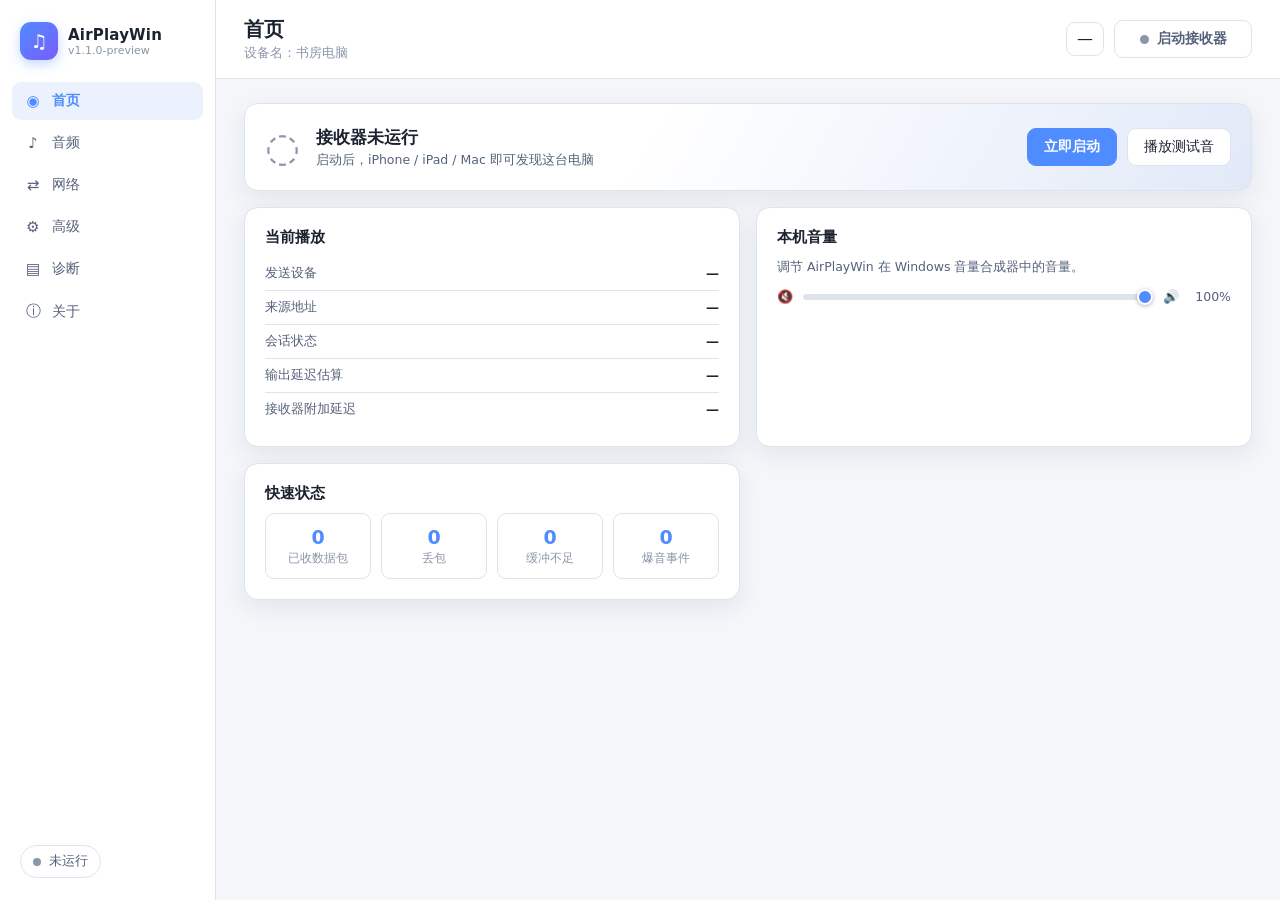
<file: src/ui/resources/index.html>
<!DOCTYPE html>
<html lang="zh-CN">
<head>
<meta charset="utf-8">
<meta name="viewport" content="width=device-width, initial-scale=1">
<title>AirPlayWin</title>
<link rel="stylesheet" href="styles.css">
</head>
<body>
<div class="app">
  <aside class="sidebar">
    <div class="brand">
      <div class="brand-icon">♫</div>
      <div class="brand-text">
        <div class="brand-name">AirPlayWin</div>
        <div class="brand-sub" id="brand-version">v1.0.2</div>
      </div>
    </div>
    <nav class="nav">
      <button class="nav-item active" data-page="home"><span class="nav-icon">◉</span>首页</button>
      <button class="nav-item" data-page="audio"><span class="nav-icon">♪</span>音频</button>
      <button class="nav-item" data-page="network"><span class="nav-icon">⇄</span>网络</button>
      <button class="nav-item" data-page="advanced"><span class="nav-icon">⚙</span>高级</button>
      <button class="nav-item" data-page="diagnostics"><span class="nav-icon">▤</span>诊断</button>
      <button class="nav-item" data-page="about"><span class="nav-icon">ⓘ</span>关于</button>
    </nav>
    <div class="sidebar-footer">
      <div class="status-pill" id="sidebar-status"><span class="dot"></span>未运行</div>
    </div>
  </aside>

  <main class="main">
    <header class="topbar">
      <div class="topbar-left">
        <h1 id="page-title">首页</h1>
        <div class="topbar-device" id="topbar-device">设备名加载中…</div>
      </div>
      <div class="topbar-right">
        <button class="btn btn-ghost" id="btn-tray" title="最小化到系统托盘">—</button>
        <button class="btn btn-primary btn-power" id="btn-power">
          <span class="power-dot"></span><span id="btn-power-text">启动接收器</span>
        </button>
      </div>
    </header>

    <section class="content">
      <!-- 首页 -->
      <div class="page active" id="page-home">
        <div class="cards">
          <div class="card card-hero">
            <div class="hero-status">
              <div class="hero-icon" id="hero-icon">◌</div>
              <div>
                <div class="hero-title" id="hero-title">接收器未运行</div>
                <div class="hero-sub" id="hero-sub">启动后，iPhone / iPad / Mac 即可发现这台电脑</div>
              </div>
            </div>
            <div class="hero-actions">
              <button class="btn btn-primary" id="home-start">立即启动</button>
              <button class="btn" id="home-tone">播放测试音</button>
            </div>
          </div>

          <div class="card">
            <div class="card-title">当前播放</div>
            <div class="kv-list">
              <div class="kv"><span class="kv-label">发送设备</span><span class="kv-value" id="st-sender">—</span></div>
              <div class="kv"><span class="kv-label">来源地址</span><span class="kv-value" id="st-address">—</span></div>
              <div class="kv"><span class="kv-label">会话状态</span><span class="kv-value" id="st-state">—</span></div>
              <div class="kv"><span class="kv-label">输出延迟估算</span><span class="kv-value" id="st-latency">—</span></div>
              <div class="kv"><span class="kv-label">接收器附加延迟</span><span class="kv-value" id="st-recv-latency">—</span></div>
            </div>
          </div>

          <div class="card">
            <div class="card-title">本机音量</div>
            <div class="card-desc">调节 AirPlayWin 在 Windows 音量合成器中的音量。</div>
            <div class="volume-row">
              <span class="volume-icon">🔇</span>
              <input type="range" min="0" max="100" value="100" id="volume-slider">
              <span class="volume-icon">🔊</span>
              <span class="volume-value" id="volume-value">100%</span>
            </div>
          </div>

          <div class="card">
            <div class="card-title">快速状态</div>
            <div class="stat-grid" id="home-stats">
              <div class="stat"><div class="stat-value" id="hs-packets">0</div><div class="stat-label">已收数据包</div></div>
              <div class="stat"><div class="stat-value" id="hs-lost">0</div><div class="stat-label">丢包</div></div>
              <div class="stat"><div class="stat-value" id="hs-underrun">0</div><div class="stat-label">缓冲不足</div></div>
              <div class="stat"><div class="stat-value" id="hs-clicks">0</div><div class="stat-label">爆音事件</div></div>
            </div>
          </div>
        </div>
      </div>

      <!-- 音频 -->
      <div class="page" id="page-audio">
        <div class="cards">
          <div class="card card-wide">
            <div class="card-title">输出设备</div>
            <div class="card-desc">选择本机声音输出的目标设备。拔插设备后点击“刷新”重新枚举。</div>
            <div class="row">
              <select id="audio-device" class="select"></select>
              <button class="btn" id="audio-refresh">刷新</button>
            </div>
            <label class="check">
              <input type="checkbox" id="audio-follow-default">
              <span>跟随系统默认设备（默认设备切换时自动恢复）</span>
            </label>
            <div class="hint">✓ 推荐：保持跟随默认设备，AirPlayWin 会在 Windows 默认输出变化时自动切换。</div>
          </div>

          <div class="card card-wide">
            <div class="card-title">输出模式</div>
            <label class="check">
              <input type="checkbox" id="audio-low-latency">
              <span>低延迟模式（IAudioClient3 最小周期）</span>
            </label>
            <div class="hint">✓ 使用设备支持的最小缓冲周期降低输出延迟。设备不支持时自动回退并记录原因。</div>
            <label class="check">
              <input type="checkbox" id="audio-exclusive">
              <span>独占模式（Exclusive WASAPI）</span>
            </label>
            <div class="hint">✓ 绕过系统混音、延迟最低，适合 USB DAC；但其他程序将无法同时使用该设备。</div>
            <label class="check">
              <input type="checkbox" id="audio-strict-exclusive">
              <span>严格独占（失败时不回退到共享模式）</span>
            </label>
            <div class="hint">✓ 设备被占用或格式不支持时直接报错，而不是悄悄降级。</div>
          </div>

          <div class="card">
            <div class="card-title">测试音</div>
            <div class="card-desc">无需 iPhone 即可验证声音通路。</div>
            <div class="row">
              <select id="tone-signal" class="select">
                <option value="440">440 Hz 正弦</option>
                <option value="1000">1 kHz 正弦</option>
                <option value="sweep">扫频</option>
                <option value="silence">静音</option>
              </select>
              <select id="tone-seconds" class="select">
                <option value="3">3 秒</option>
                <option value="5" selected>5 秒</option>
                <option value="10">10 秒</option>
              </select>
              <button class="btn btn-primary" id="tone-play">播放</button>
            </div>
            <div class="hint" id="tone-result"></div>
          </div>
        </div>
      </div>

      <!-- 网络 -->
      <div class="page" id="page-network">
        <div class="cards">
          <div class="card card-wide">
            <div class="card-title">设备名称与端口</div>
            <div class="card-desc">iPhone / Mac 的 AirPlay 列表中显示的名称。名称修改立即生效。</div>
            <div class="row">
              <input type="text" id="net-name" class="input" maxlength="63" placeholder="书房电脑">
              <button class="btn" id="net-apply-name">应用</button>
            </div>
            <div class="row">
              <label class="field-label">控制端口（TCP）</label>
              <input type="number" id="net-raop-port" class="input input-narrow" min="1" max="65535">
              <label class="field-label">实验端口</label>
              <input type="number" id="net-airplay-port" class="input input-narrow" min="1" max="65535">
            </div>
            <div class="hint">✓ 端口修改需重启接收器后生效。默认 5000 已被 iPhone 广泛使用。</div>
          </div>

          <div class="card card-wide">
            <div class="card-title">防火墙</div>
            <div class="card-desc">iPhone 连接需要 Windows 防火墙放行（仅“专用网络”配置文件）。</div>
            <div class="row">
              <button class="btn" id="fw-status">检查状态</button>
              <button class="btn btn-primary" id="fw-install">安装规则</button>
              <button class="btn btn-danger" id="fw-remove">移除规则</button>
            </div>
            <div class="hint" id="fw-result">安装需要管理员权限，会弹出系统确认。</div>
            <div class="hint">⚠ 请确认当前 Wi-Fi 在 Windows 设置中为“专用网络”。公共网络下规则不会生效。</div>
          </div>

          <div class="card card-wide">
            <div class="card-title">发现状态</div>
            <div class="kv-list">
              <div class="kv"><span class="kv-label">广播名称</span><span class="kv-value" id="st-adv-name">—</span></div>
              <div class="kv"><span class="kv-label">活动网卡</span><span class="kv-value" id="st-interfaces">—</span></div>
              <div class="kv"><span class="kv-label">服务注册数</span><span class="kv-value" id="st-registrations">—</span></div>
              <div class="kv"><span class="kv-label">名称冲突</span><span class="kv-value" id="st-conflicts">—</span></div>
            </div>
            <label class="check">
              <input type="checkbox" id="net-include-virtual">
              <span>包含虚拟网卡（VPN / WSL / Hyper-V）</span>
            </label>
            <div class="hint">✓ 默认只广播物理网卡。VPN 接入时若需通过 VPN 播放再开启（注意安全）。</div>
          </div>
        </div>
      </div>

      <!-- 高级 -->
      <div class="page" id="page-advanced">
        <div class="cards">
          <div class="card card-wide">
            <div class="card-title">实验：缓冲计时</div>
            <label class="check">
              <input type="checkbox" id="adv-buffered">
              <span>启用本地缓冲计时（RTP → QPC 锚点）</span>
            </label>
            <div class="hint">✓ 将 RTP 时间戳映射到本地高精度时钟并按目标时刻提交。不广播完整的 AirPlay 2 计时。</div>
            <div class="row">
              <label class="field-label">缓冲时长（毫秒）</label>
              <input type="number" id="adv-buffered-ms" class="input input-narrow" min="20" max="2000" value="120">
            </div>
          </div>

          <div class="card card-wide">
            <div class="card-title">实验：PTP 时钟同步</div>
            <label class="check">
              <input type="checkbox" id="adv-ptp">
              <span>启用只收 PTP 时钟伺服（UDP 319/320）</span>
            </label>
            <div class="hint">✓ 被动接收 Sync/Follow_Up 校准本机 QPC 并微量重采样。需要局域网中存在 PTP 主时钟。</div>
            <div class="row">
              <label class="field-label">PTP 网卡 IPv4</label>
              <input type="text" id="adv-ptp-if" class="input" value="0.0.0.0" placeholder="0.0.0.0（默认）">
            </div>
            <div class="hint">⚠ 缓冲计时与 PTP 伺服互斥，同时开启会被拒绝。</div>
          </div>

          <div class="card card-wide">
            <div class="card-title">端点延迟校准</div>
            <div class="card-desc">不同 USB DAC / 蓝牙设备有不同的隐藏输出延迟。为当前输出设备保存一个偏移量（微秒），接收器会把它计入延迟模型。</div>
            <div class="row">
              <label class="field-label">偏移（微秒）</label>
              <input type="number" id="adv-offset-us" class="input input-narrow" min="-1000000" max="1000000" value="0">
              <button class="btn" id="adv-cal-load">读取当前设备</button>
              <button class="btn btn-primary" id="adv-cal-save">保存</button>
              <button class="btn" id="adv-cal-clear">清除</button>
            </div>
            <div class="hint" id="cal-result">未读取。当前输出设备见“音频”页。</div>
          </div>

          <div class="card card-wide">
            <div class="card-title">应用行为</div>
            <label class="check">
              <input type="checkbox" id="adv-autostart">
              <span>开机自动启动（登录后最小化到托盘）</span>
            </label>
            <div class="hint">✓ 写入当前用户的“启动”注册表项。</div>
            <label class="check">
              <input type="checkbox" id="adv-minimize-tray">
              <span>关闭窗口时最小化到托盘（接收器继续工作）</span>
            </label>
            <div class="hint">✓ 关闭勾选后，点 × 会完全退出。</div>
            <div class="row">
              <label class="field-label">诊断推送间隔（秒）</label>
              <input type="number" id="adv-diag-interval" class="input input-narrow" min="1" max="60" value="1">
            </div>
          </div>
        </div>
        <div class="restart-banner" id="restart-banner" hidden>
          ⚠ 部分设置需要重启接收器才能生效。
          <button class="btn btn-small" id="restart-now">立即重启接收器</button>
        </div>
      </div>

      <!-- 诊断 -->
      <div class="page" id="page-diagnostics">
        <div class="cards">
          <div class="card">
            <div class="card-title">传输层</div>
            <div class="kv-list">
              <div class="kv"><span class="kv-label">会话 / 请求</span><span class="kv-value" id="d-control">—</span></div>
              <div class="kv"><span class="kv-label">数据包（重传/请求）</span><span class="kv-value" id="d-packets">—</span></div>
              <div class="kv"><span class="kv-label">丢 / 晚 / 重 / 乱序</span><span class="kv-value" id="d-loss">—</span></div>
              <div class="kv"><span class="kv-label">解码 / 隐藏 / 解码错误</span><span class="kv-value" id="d-decode">—</span></div>
              <div class="kv"><span class="kv-label">网络抖动（p95）</span><span class="kv-value" id="d-jitter">—</span></div>
              <div class="kv"><span class="kv-label">协议延迟 / 接收器附加</span><span class="kv-value" id="d-latency">—</span></div>
              <div class="kv"><span class="kv-label">时钟伺服</span><span class="kv-value" id="d-servo">—</span></div>
              <div class="kv"><span class="kv-label">TCP（RAOP）活动连接</span><span class="kv-value" id="d-tcp">—</span></div>
            </div>
          </div>

          <div class="card">
            <div class="card-title">音频层</div>
            <div class="kv-list">
              <div class="kv"><span class="kv-label">输出模式 / 格式</span><span class="kv-value" id="d-output">—</span></div>
              <div class="kv"><span class="kv-label">队列深度 / 周期</span><span class="kv-value" id="d-queue">—</span></div>
              <div class="kv"><span class="kv-label">缓冲不足 / 已渲染</span><span class="kv-value" id="d-underrun">—</span></div>
              <div class="kv"><span class="kv-label">过渡状态</span><span class="kv-value" id="d-transition">—</span></div>
              <div class="kv"><span class="kv-label">爆音事件 / 最大阶跃</span><span class="kv-value" id="d-clickpop">—</span></div>
              <div class="kv"><span class="kv-label">数值异常 / 削波 / DC</span><span class="kv-value" id="d-numeric">—</span></div>
              <div class="kv"><span class="kv-label">设备切换 / 恢复失败</span><span class="kv-value" id="d-device">—</span></div>
              <div class="kv"><span class="kv-label">硬重同步 / 安全静音</span><span class="kv-value" id="d-resync">—</span></div>
            </div>
          </div>

          <div class="card">
            <div class="card-title">生命周期</div>
            <div class="kv-list">
              <div class="kv"><span class="kv-label">挂起 / 唤醒事件</span><span class="kv-value" id="d-power">—</span></div>
              <div class="kv"><span class="kv-label">恢复尝试 / 失败</span><span class="kv-value" id="d-recovery">—</span></div>
              <div class="kv"><span class="kv-label">名称冲突 / 注册失败</span><span class="kv-value" id="d-discovery">—</span></div>
              <div class="kv"><span class="kv-label">解析错误 / 拒绝请求</span><span class="kv-value" id="d-parse">—</span></div>
            </div>
            <div class="card-desc" style="margin-top:12px">日志文件保存在
              <span class="code">%LOCALAPPDATA%\AirPlayWin\Logs</span></div>
            <button class="btn" id="diag-open-logs">打开日志文件夹</button>
          </div>
        </div>
      </div>

      <!-- 关于 -->
      <div class="page" id="page-about">
        <div class="cards">
          <div class="card card-wide">
            <div class="about-row">
              <div class="brand-icon about-icon">♫</div>
              <div>
                <div class="card-title" style="margin:0">AirPlayWin <span id="about-version">v1.0.2</span></div>
                <div class="card-desc">Windows 原生 AirPlay / RAOP 音频接收器</div>
              </div>
            </div>
            <div class="card-desc">把 Windows 电脑变成局域网无线音箱：iPhone、iPad 和 Mac 可以直接把音乐投放到本机的扬声器、耳机、USB DAC 或 HDMI 输出。</div>
            <ul class="about-list">
              <li>Classic AirPlay / RAOP：Apple Lossless（ALAC）与 L16 音频</li>
              <li>防爆音：所有启动/停止/切换都经过淡入淡出与安全静音</li>
              <li>低延迟：IAudioClient3 / 独占模式 + 自适应抖动缓冲</li>
              <li>手机音量自动同步到 Windows 音量合成器</li>
              <li>断线恢复、睡眠唤醒恢复、默认设备热切换</li>
            </ul>
            <div class="hint">⚠ 兼容性声明：本软件是基于公开资料与开源参考实现的实验性兼容接收器，未经 Apple 官方认证；“AirPlay” 商标归 Apple Inc. 所有。仅建议在可信的专用局域网中使用（接收器采用开放认证）。</div>
            <div class="row">
              <button class="btn" id="about-github">项目主页（GitHub）</button>
              <button class="btn" id="about-logs">打开日志文件夹</button>
            </div>
          </div>
        </div>
      </div>
    </section>
  </main>
</div>

<div class="toast-container" id="toast-container"></div>
<script src="app.js"></script>
</body>
</html>
</file>
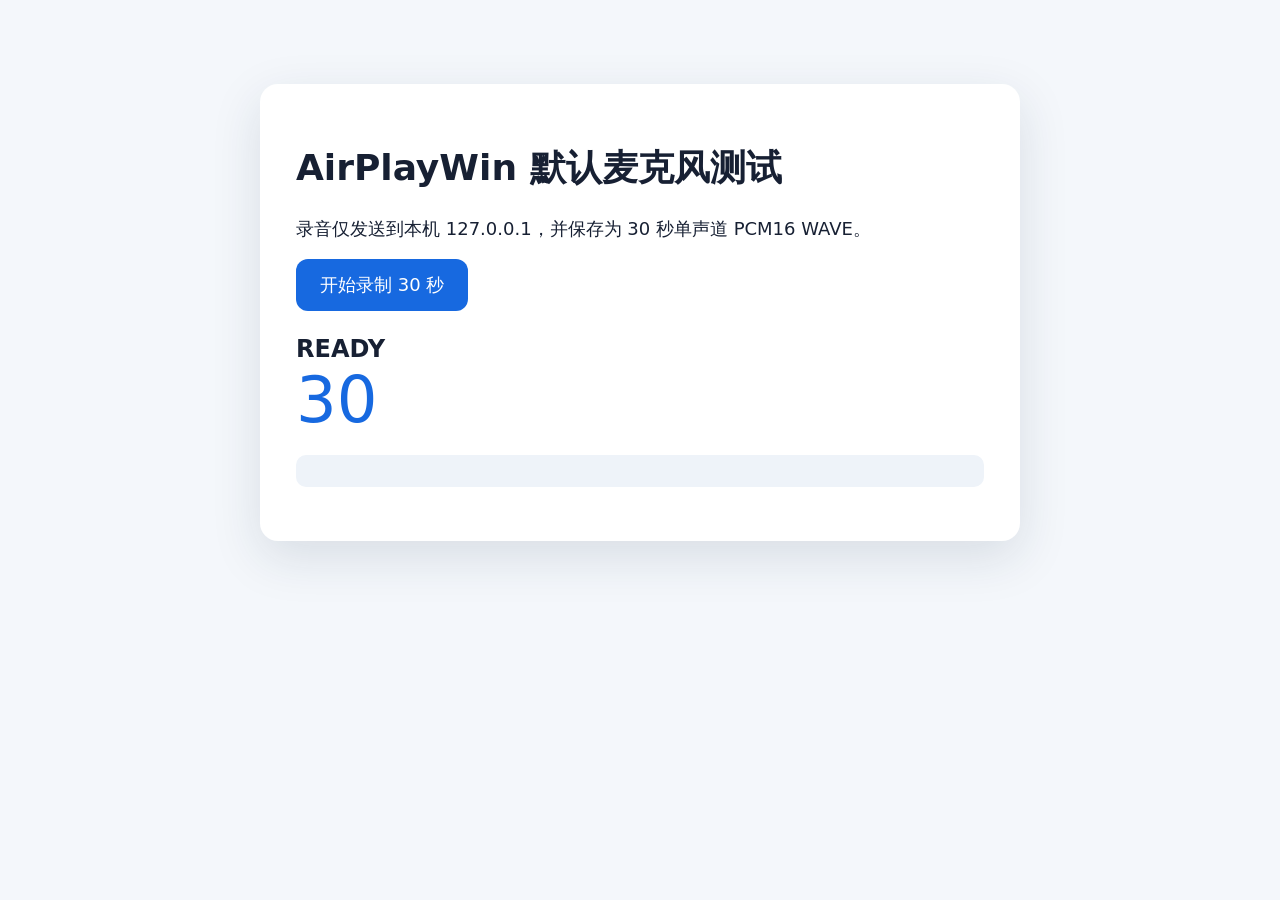
<file: tools/microphone_recorder/recorder.html>
<!doctype html>
<html lang="zh-CN">
<head>
  <meta charset="utf-8">
  <meta name="viewport" content="width=device-width,initial-scale=1">
  <title>AirPlayWin 默认麦克风测试</title>
  <style>
    body { font: 18px system-ui; max-width: 760px; margin: 60px auto; padding: 24px;
           color: #172033; background: #f4f7fb; }
    main { background: white; border-radius: 18px; padding: 36px; box-shadow: 0 16px 50px #19304a20; }
    button { font: inherit; padding: 14px 24px; border: 0; border-radius: 12px;
             color: white; background: #1769e0; cursor: pointer; }
    button:disabled { opacity: .5; cursor: default; }
    #status { margin-top: 24px; font-size: 24px; font-weight: 700; }
    #countdown { font-size: 64px; font-variant-numeric: tabular-nums; color: #1769e0; }
    pre { white-space: pre-wrap; background: #eef3f9; padding: 16px; border-radius: 10px; }
  </style>
</head>
<body>
<main>
  <h1>AirPlayWin 默认麦克风测试</h1>
  <p>录音仅发送到本机 127.0.0.1，并保存为 30 秒单声道 PCM16 WAVE。</p>
  <button id="start">开始录制 30 秒</button>
  <div id="status">READY</div>
  <div id="countdown">30</div>
  <pre id="metrics"></pre>
</main>
<script>
const durationSeconds = 30;
const startButton = document.querySelector('#start');
const status = document.querySelector('#status');
const countdown = document.querySelector('#countdown');
const metricsText = document.querySelector('#metrics');

function encodeWave(chunks, sampleRate) {
  const sampleCount = chunks.reduce((total, chunk) => total + chunk.length, 0);
  const buffer = new ArrayBuffer(44 + sampleCount * 2);
  const view = new DataView(buffer);
  const text = (offset, value) => [...value].forEach((character, index) =>
    view.setUint8(offset + index, character.charCodeAt(0)));
  text(0, 'RIFF'); view.setUint32(4, 36 + sampleCount * 2, true); text(8, 'WAVE');
  text(12, 'fmt '); view.setUint32(16, 16, true); view.setUint16(20, 1, true);
  view.setUint16(22, 1, true); view.setUint32(24, sampleRate, true);
  view.setUint32(28, sampleRate * 2, true); view.setUint16(32, 2, true);
  view.setUint16(34, 16, true); text(36, 'data'); view.setUint32(40, sampleCount * 2, true);
  let offset = 44;
  for (const chunk of chunks) {
    for (const value of chunk) {
      const sample = Math.max(-1, Math.min(1, value));
      view.setInt16(offset, sample < 0 ? sample * 32768 : sample * 32767, true);
      offset += 2;
    }
  }
  return new Blob([buffer], {type: 'audio/wav'});
}

startButton.addEventListener('click', async () => {
  startButton.disabled = true;
  status.textContent = 'REQUESTING_MICROPHONE';
  try {
    const stream = await navigator.mediaDevices.getUserMedia({audio: {
      channelCount: 1, echoCancellation: false, noiseSuppression: false, autoGainControl: false
    }});
    const context = new AudioContext();
    const source = context.createMediaStreamSource(stream);
    const processor = context.createScriptProcessor(4096, 1, 1);
    const silent = context.createGain();
    silent.gain.value = 0;
    const chunks = [];
    let peak = 0;
    let squareSum = 0;
    let sampleCount = 0;
    let clippedSamples = 0;
    processor.onaudioprocess = event => {
      const samples = new Float32Array(event.inputBuffer.getChannelData(0));
      chunks.push(samples);
      for (const sample of samples) {
        const magnitude = Math.abs(sample);
        peak = Math.max(peak, magnitude);
        squareSum += sample * sample;
        sampleCount++;
        if (magnitude >= 0.999) clippedSamples++;
      }
    };
    source.connect(processor); processor.connect(silent); silent.connect(context.destination);
    status.textContent = 'RECORDING';
    const started = Date.now();
    const timer = setInterval(() => {
      countdown.textContent = String(Math.max(0, durationSeconds -
        Math.floor((Date.now() - started) / 1000)));
    }, 100);
    await new Promise(resolve => setTimeout(resolve, durationSeconds * 1000));
    clearInterval(timer); countdown.textContent = '0'; processor.disconnect(); source.disconnect();
    stream.getTracks().forEach(track => track.stop()); await context.close();
    const metrics = {
      duration_seconds: durationSeconds,
      sample_rate: context.sampleRate,
      sample_count: sampleCount,
      peak_amplitude: peak,
      rms_amplitude: sampleCount ? Math.sqrt(squareSum / sampleCount) : 0,
      clipped_samples: clippedSamples,
      requested_processing: {echo_cancellation: false, noise_suppression: false, auto_gain_control: false},
      completed_local: new Date().toISOString()
    };
    status.textContent = 'SAVING';
    await Promise.all([
      fetch('/recording.wav', {method: 'POST', body: encodeWave(chunks, context.sampleRate)}),
      fetch('/metrics.json', {method: 'POST', headers: {'Content-Type': 'application/json'},
                              body: JSON.stringify(metrics, null, 2)})
    ]);
    metricsText.textContent = JSON.stringify(metrics, null, 2);
    status.textContent = 'SAVED';
  } catch (error) {
    status.textContent = 'ERROR';
    metricsText.textContent = String(error);
    startButton.disabled = false;
  }
});
</script>
</body>
</html>
</file>
<file: src/ui/resources/styles.css>
:root {
  --bg: #0f1218;
  --bg-elevated: #161b24;
  --card: #1a202b;
  --card-hover: #1f2633;
  --border: #2a3242;
  --text: #e8ecf3;
  --text-dim: #97a2b5;
  --text-faint: #647086;
  --accent: #4f8cff;
  --accent-strong: #3b76e8;
  --accent-soft: rgba(79, 140, 255, 0.14);
  --danger: #ff5d5d;
  --danger-soft: rgba(255, 93, 93, 0.14);
  --ok: #3ddc97;
  --warn: #ffc555;
  --shadow: 0 10px 30px rgba(0, 0, 0, 0.35);
  --radius: 14px;
  --radius-sm: 9px;
  --sidebar-width: 216px;
  --font: "Segoe UI Variable", "Segoe UI", "Microsoft YaHei UI", "Microsoft YaHei", system-ui, sans-serif;
}

@media (prefers-color-scheme: light) {
  :root {
    --bg: #f4f6fa;
    --bg-elevated: #ffffff;
    --card: #ffffff;
    --card-hover: #fbfcfe;
    --border: #dfe4ec;
    --text: #1b2230;
    --text-dim: #55617a;
    --text-faint: #8b95ab;
    --accent-soft: rgba(59, 118, 232, 0.10);
    --danger-soft: rgba(214, 62, 62, 0.10);
    --shadow: 0 8px 24px rgba(23, 34, 60, 0.08);
  }
}

* { margin: 0; padding: 0; box-sizing: border-box; }

html, body { height: 100%; }

body {
  font-family: var(--font);
  font-size: 14px;
  color: var(--text);
  background: var(--bg);
  overflow: hidden;
  -webkit-font-smoothing: antialiased;
  user-select: none;
}

.app { display: flex; height: 100vh; }

/* ---------- 侧边栏 ---------- */
.sidebar {
  width: var(--sidebar-width);
  flex-shrink: 0;
  display: flex;
  flex-direction: column;
  background: var(--bg-elevated);
  border-right: 1px solid var(--border);
  padding: 18px 12px;
  gap: 18px;
}

.brand { display: flex; align-items: center; gap: 10px; padding: 4px 8px; }
.brand-icon {
  width: 38px; height: 38px;
  display: grid; place-items: center;
  font-size: 19px;
  color: #fff;
  background: linear-gradient(135deg, #4f8cff, #7a5cff);
  border-radius: 11px;
  box-shadow: 0 4px 12px rgba(79, 140, 255, 0.35);
}
.brand-name { font-weight: 700; font-size: 15px; letter-spacing: 0.2px; }
.brand-sub { font-size: 11px; color: var(--text-faint); }

.nav { display: flex; flex-direction: column; gap: 4px; flex: 1; }
.nav-item {
  display: flex; align-items: center; gap: 10px;
  padding: 10px 12px;
  border: none; border-radius: var(--radius-sm);
  background: transparent;
  color: var(--text-dim);
  font-family: inherit; font-size: 14px;
  cursor: pointer;
  text-align: left;
  transition: background 0.15s, color 0.15s;
}
.nav-item:hover { background: var(--accent-soft); color: var(--text); }
.nav-item.active { background: var(--accent-soft); color: var(--accent); font-weight: 600; }
.nav-icon { width: 18px; text-align: center; font-size: 15px; }

.sidebar-footer { padding: 4px 8px; }
.status-pill {
  display: inline-flex; align-items: center; gap: 8px;
  padding: 7px 12px;
  background: var(--card);
  border: 1px solid var(--border);
  border-radius: 20px;
  font-size: 12.5px;
  color: var(--text-dim);
}
.status-pill .dot {
  width: 8px; height: 8px; border-radius: 50%;
  background: var(--text-faint);
  transition: background 0.2s;
}
.status-pill.running .dot { background: var(--ok); box-shadow: 0 0 8px var(--ok); }
.status-pill.running { color: var(--ok); }

/* ---------- 主区域 ---------- */
.main { flex: 1; display: flex; flex-direction: column; min-width: 0; }

.topbar {
  display: flex; align-items: center; justify-content: space-between;
  padding: 16px 28px;
  border-bottom: 1px solid var(--border);
  background: var(--bg-elevated);
}
.topbar-left { display: flex; flex-direction: column; gap: 2px; }
.topbar h1 { font-size: 20px; font-weight: 700; }
.topbar-device { font-size: 12.5px; color: var(--text-faint); }
.topbar-right { display: flex; align-items: center; gap: 10px; }

.content { flex: 1; overflow-y: auto; padding: 24px 28px 40px; }

.page { display: none; }
.page.active { display: block; animation: fadein 0.22s ease; }
@keyframes fadein { from { opacity: 0; transform: translateY(6px); } to { opacity: 1; transform: none; } }

.cards { display: grid; grid-template-columns: repeat(auto-fill, minmax(330px, 1fr)); gap: 16px; }

.card {
  background: var(--card);
  border: 1px solid var(--border);
  border-radius: var(--radius);
  padding: 20px;
  box-shadow: var(--shadow);
  transition: border-color 0.15s, background 0.15s;
}
.card:hover { border-color: var(--accent-strong); }
.card-wide { grid-column: 1 / -1; }
.card-title { font-size: 15px; font-weight: 700; margin-bottom: 10px; }
.card-desc { font-size: 12.5px; color: var(--text-dim); line-height: 1.6; margin-bottom: 12px; }

.card-hero {
  grid-column: 1 / -1;
  display: flex; align-items: center; justify-content: space-between; gap: 20px;
  background: linear-gradient(120deg, var(--card) 40%, var(--accent-soft));
  flex-wrap: wrap;
}
.hero-status { display: flex; align-items: center; gap: 16px; }
.hero-icon { font-size: 40px; color: var(--text-faint); transition: color 0.3s; }
.hero-icon.live { color: var(--ok); }
.hero-title { font-size: 17px; font-weight: 700; }
.hero-sub { font-size: 12.5px; color: var(--text-dim); margin-top: 3px; }
.hero-actions { display: flex; gap: 10px; }

/* ---------- 控件 ---------- */
.btn {
  display: inline-flex; align-items: center; justify-content: center; gap: 8px;
  padding: 9px 16px;
  border: 1px solid var(--border);
  border-radius: var(--radius-sm);
  background: var(--card);
  color: var(--text);
  font-family: inherit; font-size: 13.5px;
  cursor: pointer;
  transition: background 0.15s, border-color 0.15s, transform 0.05s;
}
.btn:hover { background: var(--card-hover); border-color: var(--accent-strong); }
.btn:active { transform: scale(0.98); }
.btn-primary { background: var(--accent); border-color: var(--accent); color: #fff; font-weight: 600; }
.btn-primary:hover { background: var(--accent-strong); }
.btn-danger { background: var(--danger-soft); border-color: transparent; color: var(--danger); }
.btn-danger:hover { background: var(--danger); color: #fff; }
.btn-ghost { padding: 8px 10px; font-size: 16px; line-height: 1; }
.btn-small { padding: 6px 12px; font-size: 12.5px; }

.btn-power {
  min-width: 138px;
  font-weight: 700;
  background: var(--card);
  border-color: var(--border);
  color: var(--text-dim);
}
.btn-power.on {
  background: var(--ok);
  border-color: var(--ok);
  color: #052417;
}
.power-dot {
  width: 9px; height: 9px; border-radius: 50%;
  background: var(--text-faint);
}
.btn-power.on .power-dot { background: #052417; box-shadow: 0 0 8px rgba(5, 36, 23, 0.6); }

.input, .select {
  padding: 9px 12px;
  border: 1px solid var(--border);
  border-radius: var(--radius-sm);
  background: var(--bg-elevated);
  color: var(--text);
  font-family: inherit; font-size: 13.5px;
  outline: none;
  transition: border-color 0.15s;
}
.input:focus, .select:focus { border-color: var(--accent); }
.input { flex: 1; min-width: 0; }
.input-narrow { flex: 0 0 110px; }
.select { min-width: 170px; }

.row { display: flex; align-items: center; gap: 10px; flex-wrap: wrap; margin-bottom: 12px; }
.field-label { font-size: 12.5px; color: var(--text-dim); white-space: nowrap; }

.check {
  display: flex; align-items: flex-start; gap: 9px;
  padding: 8px 0;
  font-size: 13.5px;
  cursor: pointer;
  line-height: 1.5;
}
.check input[type="checkbox"] {
  width: 17px; height: 17px; margin-top: 1px;
  accent-color: var(--accent);
  cursor: pointer;
}

.hint {
  font-size: 12px;
  color: var(--text-faint);
  line-height: 1.65;
  margin-top: 8px;
}

/* ---------- 首页元素 ---------- */
.kv-list { display: flex; flex-direction: column; }
.kv {
  display: flex; justify-content: space-between; align-items: center;
  padding: 8px 0;
  border-bottom: 1px solid var(--border);
  gap: 14px;
}
.kv:last-child { border-bottom: none; }
.kv-label { color: var(--text-dim); font-size: 12.5px; }
.kv-value { font-weight: 600; font-size: 13px; text-align: right; word-break: break-all; }

.volume-row { display: flex; align-items: center; gap: 10px; }
.volume-icon { font-size: 13px; color: var(--text-dim); }
.volume-value { font-size: 12.5px; color: var(--text-dim); min-width: 42px; text-align: right; }
input[type="range"] {
  flex: 1;
  -webkit-appearance: none;
  height: 6px;
  border-radius: 3px;
  background: var(--border);
  outline: none;
  cursor: pointer;
}
input[type="range"]::-webkit-slider-thumb {
  -webkit-appearance: none;
  width: 16px; height: 16px;
  border-radius: 50%;
  background: var(--accent);
  border: 2px solid #fff;
  box-shadow: 0 1px 4px rgba(0,0,0,0.3);
}

.stat-grid { display: grid; grid-template-columns: repeat(4, 1fr); gap: 10px; }
.stat {
  text-align: center;
  padding: 12px 6px;
  background: var(--bg-elevated);
  border: 1px solid var(--border);
  border-radius: var(--radius-sm);
}
.stat-value { font-size: 19px; font-weight: 700; color: var(--accent); }
.stat-label { font-size: 11.5px; color: var(--text-faint); margin-top: 3px; }

/* ---------- 高级页 ---------- */
.restart-banner {
  display: flex; align-items: center; gap: 14px;
  margin-top: 16px;
  padding: 12px 18px;
  background: var(--danger-soft);
  border: 1px solid var(--danger);
  border-radius: var(--radius-sm);
  color: var(--danger);
  font-size: 13px;
}
.restart-banner[hidden] { display: none; }

/* ---------- 关于 ---------- */
.about-row { display: flex; align-items: center; gap: 14px; margin-bottom: 14px; }
.about-icon { width: 48px; height: 48px; font-size: 24px; border-radius: 14px; }
.about-list { margin: 10px 0 14px 20px; line-height: 2; color: var(--text-dim); font-size: 13px; }
.code { font-family: Consolas, monospace; background: var(--bg-elevated); padding: 1px 6px; border-radius: 4px; border: 1px solid var(--border); }

/* ---------- Toast ---------- */
.toast-container {
  position: fixed;
  right: 20px; bottom: 20px;
  display: flex; flex-direction: column; gap: 8px;
  z-index: 100;
}
.toast {
  max-width: 340px;
  padding: 12px 16px;
  background: var(--card);
  border: 1px solid var(--border);
  border-left: 3px solid var(--accent);
  border-radius: var(--radius-sm);
  box-shadow: var(--shadow);
  font-size: 13px;
  line-height: 1.55;
  animation: toast-in 0.25s ease;
}
.toast.ok { border-left-color: var(--ok); }
.toast.warn { border-left-color: var(--warn); }
.toast.error { border-left-color: var(--danger); }
@keyframes toast-in { from { opacity: 0; transform: translateX(24px); } to { opacity: 1; transform: none; } }
.toast.out { opacity: 0; transform: translateX(24px); transition: all 0.3s; }

::-webkit-scrollbar { width: 10px; }
::-webkit-scrollbar-thumb { background: var(--border); border-radius: 5px; }
::-webkit-scrollbar-thumb:hover { background: var(--text-faint); }
</file>
